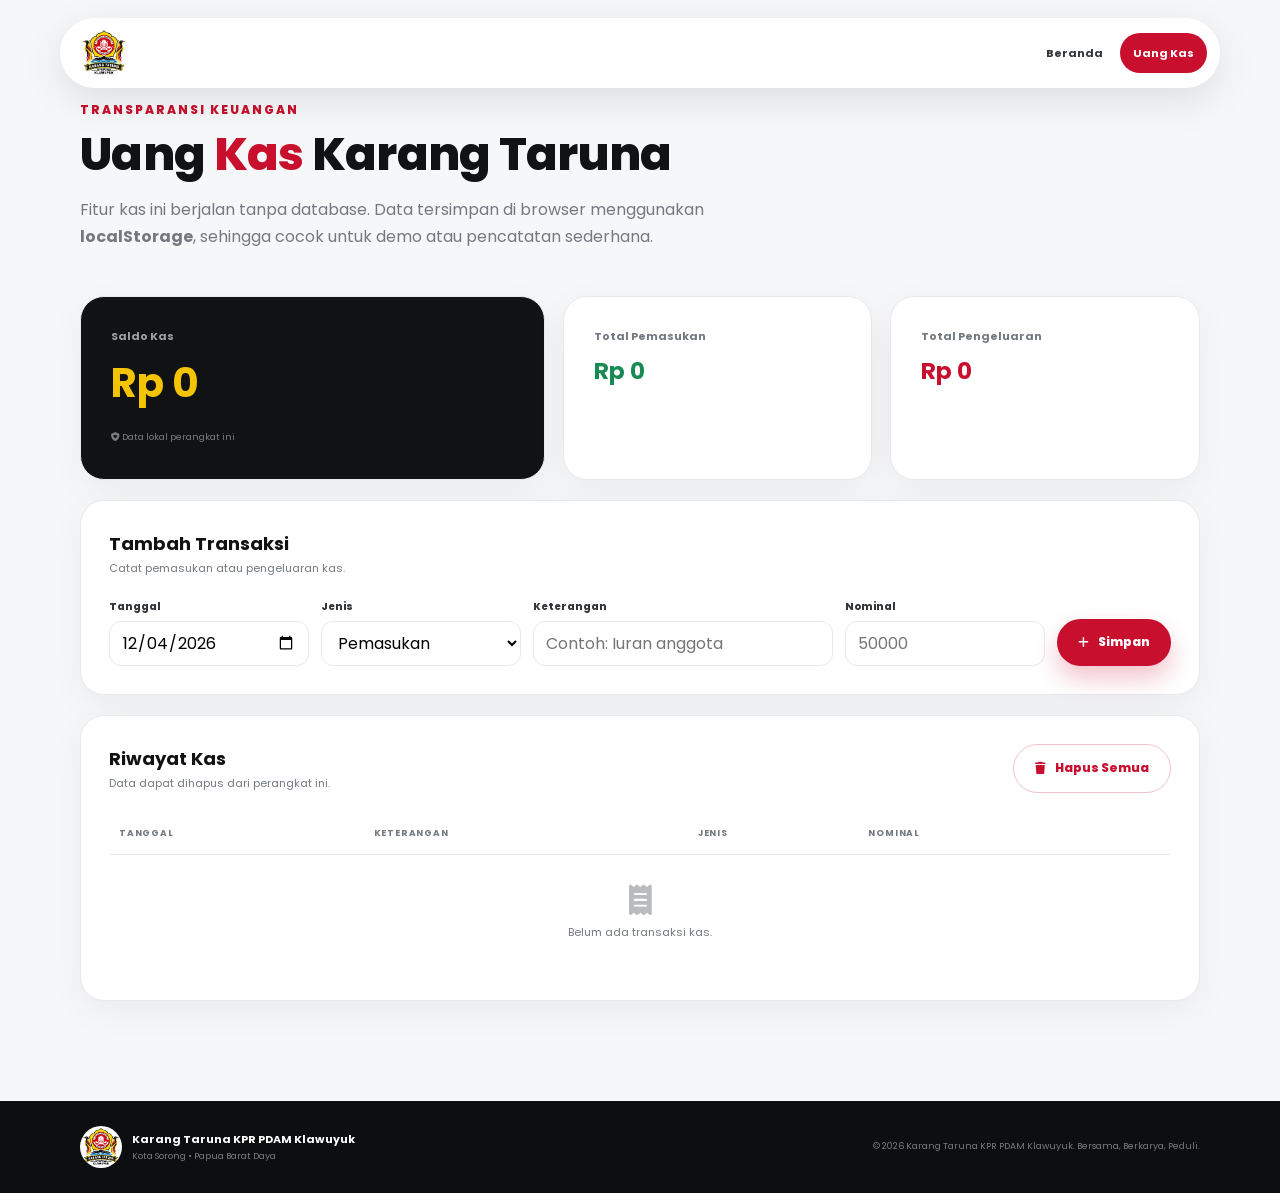
<file: uang kas.html>
<!DOCTYPE html>
<html lang="id">
<head>
  <meta charset="UTF-8">
  <meta name="viewport" content="width=device-width, initial-scale=1.0">
  <meta name="description" content="Website Karang Taruna KPR PDAM Klawuyuk Kota Sorong, Papua Barat Daya.">
  <title>Karang Taruna KPR PDAM Klawuyuk</title>

  <link rel="preconnect" href="https://fonts.googleapis.com">
  <link rel="preconnect" href="https://fonts.gstatic.com" crossorigin>
  <link href="https://fonts.googleapis.com/css2?family=Montserrat:wght@400;500;600;700;800&family=Poppins:wght@400;500;600;700;800&display=swap" rel="stylesheet">
  <link rel="stylesheet" href="https://cdnjs.cloudflare.com/ajax/libs/font-awesome/6.5.2/css/all.min.css">
  <link rel="stylesheet" href="css/style.css">
</head>

<body>
  <!-- HEADER / BUBBLE NAVBAR -->
  <header class="header" id="mainHeader">
    <div class="nav-wrap">
      <a href="#beranda" class="brand">
        <img src="images/logo.jpg" alt="Logo Karang Taruna KPR PDAM Klawuyuk">
        
      </a>

      <button class="menu-toggle" id="menuToggle" aria-label="Buka menu">
        <i class="fa-solid fa-bars"></i>
      </button>

      <nav class="bubble-nav" id="bubbleNav">
        <a class="nav-link" href="index.html">Beranda</a>
        <a class="nav-link active" href="#beranda">Uang Kas</a>
      </nav>
    </div>
  </header>

  <!-- KAS -->
    <section class="section section-soft" id="kas">
      <div class="container">
        <div class="section-heading">
          <p class="section-kicker">TRANSPARANSI KEUANGAN</p>
          <h2>Uang <span>Kas</span> Karang Taruna</h2>
          <p>
            Fitur kas ini berjalan tanpa database. Data tersimpan di browser menggunakan
            <strong>localStorage</strong>, sehingga cocok untuk demo atau pencatatan sederhana.
          </p>
        </div>

        <div class="cash-dashboard">
          <div class="cash-summary">
            <div class="cash-total">
              <span>Saldo Kas</span>
              <strong id="cashBalance">Rp 0</strong>
              <small><i class="fa-solid fa-shield-heart"></i> Data lokal perangkat ini</small>
            </div>
            <div class="cash-stat income"><span>Total Pemasukan</span><strong id="cashIncome">Rp 0</strong></div>
            <div class="cash-stat expense"><span>Total Pengeluaran</span><strong id="cashExpense">Rp 0</strong></div>
          </div>

          <div class="cash-panel">
            <div class="panel-head">
              <div><h3>Tambah Transaksi</h3><p>Catat pemasukan atau pengeluaran kas.</p></div>
            </div>
            <form id="cashForm" class="cash-form">
              <div class="field"><label>Tanggal</label><input type="date" id="cashDate" required></div>
              <div class="field"><label>Jenis</label><select id="cashType" required><option value="income">Pemasukan</option><option value="expense">Pengeluaran</option></select></div>
              <div class="field"><label>Keterangan</label><input type="text" id="cashNote" placeholder="Contoh: Iuran anggota" required></div>
              <div class="field"><label>Nominal</label><input type="number" id="cashAmount" min="1" placeholder="50000" required></div>
              <button class="btn btn-primary" type="submit"><i class="fa-solid fa-plus"></i> Simpan</button>
            </form>
          </div>

          <div class="cash-table-wrap">
            <div class="panel-head">
              <div><h3>Riwayat Kas</h3><p>Data dapat dihapus dari perangkat ini.</p></div>
              <button class="btn btn-danger-outline" id="clearCash" type="button"><i class="fa-solid fa-trash"></i> Hapus Semua</button>
            </div>
            <div class="table-scroll">
              <table>
                <thead><tr><th>Tanggal</th><th>Keterangan</th><th>Jenis</th><th>Nominal</th><th></th></tr></thead>
                <tbody id="cashTableBody"></tbody>
              </table>
            </div>
            <div class="empty-state" id="cashEmpty"><i class="fa-solid fa-receipt"></i><p>Belum ada transaksi kas.</p></div>
          </div>
        </div>
      </div>
    </section>




  <footer class="footer">
    <div class="container footer-inner">
      <div class="footer-brand">
        <img src="images/logo.jpg" alt="Logo">
        <div><strong>Karang Taruna KPR PDAM Klawuyuk</strong><span>Kota Sorong • Papua Barat Daya</span></div>
      </div>
      <p>© <span id="year"></span> Karang Taruna KPR PDAM Klawuyuk. Bersama, Berkarya, Peduli.</p>
    </div>
  </footer>

  <!-- LIGHTBOX -->
  <div class="lightbox" id="lightbox">
    <button class="lightbox-close" id="lightboxClose" aria-label="Tutup"><i class="fa-solid fa-xmark"></i></button>
    <div class="lightbox-content">
      <i class="fa-solid fa-camera"></i>
      <h3 id="lightboxTitle">Foto Kegiatan</h3>
      <p>Masukkan foto kegiatan asli pada folder images untuk mengganti placeholder ini.</p>
    </div>
  </div>

  <script src="js/main.js"></script>
</body>
</html>
</file>
<file: css/style.css>
/* =========================================================
   KARANG TARUNA KPR PDAM KLAWUYUK
   Main stylesheet - mudah diedit
========================================================= */

:root {
  --red: #c8102e;
  --red-dark: #8f0c21;
  --yellow: #f5c400;
  --black: #111214;
  --dark: #17191d;
  --text: #33363b;
  --muted: #747981;
  --white: #fff;
  --soft: #f6f7f9;
  --line: #e7e9ed;
  --shadow: 0 18px 50px rgba(15, 17, 20, .10);
  --radius: 24px;
}

* { box-sizing: border-box; margin: 0; padding: 0; }
html { scroll-behavior: smooth; scroll-padding-top: 110px; }
body { font-family: "Poppins", sans-serif; color: var(--text); background: #fff; line-height: 1.7; }
body.menu-open { overflow: hidden; }
a { color: inherit; text-decoration: none; }
button, input, select { font: inherit; }
button { cursor: pointer; }
img { max-width: 100%; display: block; }
.container { width: min(1120px, 90%); margin-inline: auto; }
.section { padding: 100px 0; }
.section-soft { background: var(--soft); }
.section-dark { background: var(--dark); color: #fff; }
.section-heading { max-width: 700px; margin-bottom: 45px; }
.section-heading.center { text-align: center; margin-inline: auto; }
.section-heading h2, .about-grid h2, .contact-box h2 {
  font-size: clamp(30px, 4vw, 46px);
  line-height: 1.15;
  color: var(--black);
  margin: 8px 0 15px;
  font-weight: 800;
  letter-spacing: -.7px;
}
.section-dark h2, .section-heading.light h2 { color: #fff; }
.section-heading h2 span, .about-grid h2 span, .contact-box h2 span { color: var(--red); }
.section-dark h2 span { color: var(--yellow); }
.section-kicker {
  color: var(--red);
  font-weight: 800;
  font-size: 12px;
  letter-spacing: 2px;
}
.section-heading p:last-child { color: var(--muted); }
.section-heading.light p:last-child { color: rgba(255,255,255,.68); }

/* HEADER */
.header {
  position: fixed;
  z-index: 1000;
  top: 0;
  left: 0;
  width: 100%;
  padding: 18px 0;
  transition: .3s ease;
}
.header.scrolled { padding: 10px 0; }
.nav-wrap {
  width: min(1160px, 92%);
  margin: auto;
  min-height: 68px;
  display: flex;
  align-items: center;
  justify-content: space-between;
  gap: 22px;
  padding: 9px 12px 9px 18px;
  border-radius: 50px;
  background: rgba(255,255,255,.92);
  backdrop-filter: blur(18px);
  box-shadow: 0 12px 40px rgba(0,0,0,.10);
  border: 1px solid rgba(255,255,255,.7);
}
.brand { display: flex; align-items: center; gap: 10px; min-width: 240px; }
.brand img { width: 50px; height: 50px; object-fit: contain; border-radius: 50%; }
.brand strong { display: block; font-size: 13px; line-height: 1.2; color: var(--black); }
.brand span { display: block; font-size: 9px; font-weight: 700; letter-spacing: 1.2px; color: var(--red); }
.bubble-nav { display: flex; align-items: center; justify-content: flex-end; gap: 4px; }
.nav-link {
  position: relative;
  padding: 11px 13px;
  border-radius: 30px;
  font-size: 11px;
  font-weight: 700;
  white-space: nowrap;
  transition: .25s ease;
}
.nav-link:hover, .nav-link.active { color: #fff; background: var(--red); }
.menu-toggle {
  display: none;
  width: 45px;
  height: 45px;
  border: 0;
  border-radius: 50%;
  background: var(--black);
  color: #fff;
}

/* HERO */
.hero {
  min-height: 100vh;
  display: flex;
  align-items: center;
  position: relative;
  overflow: hidden;

  background-image:
    linear-gradient(
      90deg,
      rgba(10, 12, 15, .82) 0%,
      rgba(10, 12, 15, .60) 45%,
      rgba(10, 12, 15, .25) 100%
    ),
    url("../images/hero.jpg");

  background-size: cover;
  background-position: center;
  background-repeat: no-repeat;
}
.hero::before {
  content: "";
  position: absolute;
  width: 650px;
  height: 650px;
  border: 80px solid rgba(245,196,0,.08);
  border-radius: 50%;
  right: -250px;
  bottom: -300px;
}
.hero-overlay { position: absolute; inset: 0; background: linear-gradient(90deg, rgba(10,11,13,.88), rgba(10,11,13,.48), rgba(10,11,13,.2)); }
.hero-content { position: relative; z-index: 2; padding-top: 70px; color: #fff; }
.hero-badge {
  display: inline-flex; align-items: center; gap: 8px; padding: 8px 14px;
  border-radius: 30px; background: rgba(255,255,255,.10); border: 1px solid rgba(255,255,255,.2);
  font-size: 11px; font-weight: 700; margin-bottom: 22px;
}
.eyebrow { color: var(--yellow); font-weight: 800; font-size: 12px; letter-spacing: 2.5px; margin-bottom: 13px; }
.hero h1 { font-size: clamp(45px, 7vw, 78px); line-height: 1.02; letter-spacing: -2px; max-width: 800px; font-weight: 800; }
.hero h1 span { color: var(--yellow); }
.hero-text { max-width: 650px; color: rgba(255,255,255,.78); margin: 24px 0 30px; font-size: 15px; }
.hero-buttons { display: flex; gap: 12px; flex-wrap: wrap; }
.btn { display: inline-flex; align-items: center; justify-content: center; gap: 9px; border: 0; border-radius: 50px; padding: 13px 21px; font-weight: 800; font-size: 12px; transition: .25s ease; }
.btn:hover { transform: translateY(-2px); }
.btn-primary { background: var(--red); color: #fff; box-shadow: 0 12px 25px rgba(200,16,46,.25); }
.btn-light { background: #fff; color: var(--black); }
.btn-danger-outline { background: transparent; color: var(--red); border: 1px solid rgba(200,16,46,.25); }
.hero-mini-stats { display: flex; gap: 35px; margin-top: 55px; }
.hero-mini-stats div { display: flex; flex-direction: column; }
.hero-mini-stats strong { color: var(--yellow); font-size: 21px; }
.hero-mini-stats span { font-size: 11px; color: rgba(255,255,255,.7); }

/* ABOUT */
.about-grid { display: grid; grid-template-columns: .9fr 1.1fr; gap: 80px; align-items: center; }
.image-frame { position: relative; min-height: 450px; display: grid; place-items: center; border-radius: 35px; overflow: hidden; background: linear-gradient(145deg, #fff, #f2f3f5); box-shadow: var(--shadow); border: 1px solid var(--line); }
.image-frame::before { content: ""; position: absolute; width: 280px; height: 280px; border-radius: 50%; background: rgba(245,196,0,.16); }
.image-frame img { width: 72%; max-height: 380px; object-fit: contain; position: relative; z-index: 2; }
.image-label { position: absolute; left: 22px; bottom: 20px; z-index: 3; background: var(--black); color: #fff; padding: 9px 15px; border-radius: 30px; font-size: 10px; font-weight: 800; letter-spacing: 1px; }
.about-grid > div:last-child > p:not(.section-kicker) { color: var(--muted); margin-bottom: 15px; }
.about-points { display: grid; gap: 10px; margin-top: 24px; }
.about-points div { display: flex; align-items: center; gap: 10px; font-size: 13px; font-weight: 600; }
.about-points i { color: var(--red); }

/* CARDS */
.vision-grid { display: grid; grid-template-columns: 1fr 1fr; gap: 25px; }
.vision-card { padding: 34px; border-radius: var(--radius); background: #fff; box-shadow: var(--shadow); border: 1px solid var(--line); }
.vision-main { background: var(--red); color: #fff; }
.vision-card h3 { font-size: 22px; margin: 16px 0 10px; }
.card-icon { width: 52px; height: 52px; border-radius: 16px; display: grid; place-items: center; background: rgba(245,196,0,.18); color: var(--yellow); font-size: 20px; }
.vision-card p { color: inherit; opacity: .82; font-size: 14px; }
.check-list { list-style: none; display: grid; gap: 10px; font-size: 13px; color: var(--muted); }
.check-list li::before { content: "\f058"; font-family: "Font Awesome 6 Free"; font-weight: 900; color: var(--red); margin-right: 10px; }

/* PROGRAM */
.program-grid { display: grid; grid-template-columns: repeat(3, 1fr); gap: 20px; }
.program-card { position: relative; padding: 30px; border: 1px solid var(--line); border-radius: var(--radius); transition: .25s; overflow: hidden; background: #fff; }
.program-card:hover { transform: translateY(-6px); box-shadow: var(--shadow); border-color: rgba(200,16,46,.18); }
.program-card i { font-size: 28px; color: var(--red); margin: 25px 0 15px; }
.program-card h3 { font-size: 17px; margin-bottom: 7px; color: var(--black); }
.program-card p { color: var(--muted); font-size: 12px; }
.program-number { position: absolute; right: 18px; top: 14px; color: #eceef1; font-size: 40px; font-weight: 800; }

/* ACTIVITIES */
.activity-grid { display: grid; grid-template-columns: repeat(3,1fr); gap: 20px; }
.activity-card { padding: 27px; border: 1px solid rgba(255,255,255,.1); border-radius: var(--radius); background: rgba(255,255,255,.05); display: flex; gap: 18px; }
.activity-icon { min-width: 52px; height: 52px; border-radius: 16px; display: grid; place-items: center; background: var(--yellow); color: var(--black); }
.activity-card span { font-size: 9px; color: var(--yellow); font-weight: 800; letter-spacing: 1.5px; }
.activity-card h3 { font-size: 16px; margin: 4px 0; }
.activity-card p { font-size: 11px; color: rgba(255,255,255,.58); }

/* TEAM */
.team-grid { display: grid; grid-template-columns: repeat(3,1fr); gap: 20px; }
.team-card { text-align: center; padding: 30px 20px; border-radius: var(--radius); border: 1px solid var(--line); background: #fff; transition: .25s; }
.team-card:hover { transform: translateY(-5px); box-shadow: var(--shadow); }
.avatar { width: 82px; height: 82px; border-radius: 50%; display: grid; place-items: center; margin: 0 auto 16px; background: linear-gradient(145deg, var(--red), var(--red-dark)); color: #fff; font-size: 28px; border: 5px solid #fff; box-shadow: 0 7px 25px rgba(200,16,46,.18); }
.team-card h3 { color: var(--black); font-size: 15px; }
.team-card span { color: var(--red); font-size: 11px; font-weight: 700; }

/* CASH */
.cash-dashboard { display: grid; gap: 20px; }
.cash-summary { display: grid; grid-template-columns: 1.5fr 1fr 1fr; gap: 18px; }
.cash-total, .cash-stat, .cash-panel, .cash-table-wrap { background: #fff; border: 1px solid var(--line); border-radius: var(--radius); box-shadow: 0 10px 35px rgba(0,0,0,.05); }
.cash-total { padding: 30px; background: var(--black); color: #fff; }
.cash-total span, .cash-stat span { display: block; font-size: 11px; font-weight: 700; color: var(--muted); }
.cash-total span { color: rgba(255,255,255,.6); }
.cash-total strong { display: block; font-size: clamp(26px,4vw,40px); color: var(--yellow); margin: 4px 0; }
.cash-total small { font-size: 9px; color: rgba(255,255,255,.45); }
.cash-stat { padding: 30px; }
.cash-stat strong { display: block; font-size: 23px; margin-top: 7px; }
.cash-stat.income strong { color: #188b54; }
.cash-stat.expense strong { color: var(--red); }
.cash-panel, .cash-table-wrap { padding: 28px; }
.panel-head { display: flex; justify-content: space-between; align-items: center; gap: 15px; margin-bottom: 20px; }
.panel-head h3 { color: var(--black); font-size: 18px; }
.panel-head p { color: var(--muted); font-size: 11px; }
.cash-form { display: grid; grid-template-columns: 1fr 1fr 1.5fr 1fr auto; gap: 12px; align-items: end; }
.field label { display: block; font-size: 10px; font-weight: 800; margin-bottom: 6px; }
.field input, .field select { width: 100%; height: 45px; border: 1px solid var(--line); border-radius: 12px; padding: 0 12px; outline: none; background: #fff; }
.field input:focus, .field select:focus { border-color: var(--red); }
.table-scroll { overflow-x: auto; }
table { width: 100%; border-collapse: collapse; min-width: 650px; }
th, td { padding: 13px 10px; border-bottom: 1px solid var(--line); text-align: left; font-size: 11px; }
th { font-size: 9px; color: var(--muted); text-transform: uppercase; letter-spacing: .8px; }
.type-badge { display: inline-flex; padding: 4px 9px; border-radius: 20px; font-size: 9px; font-weight: 800; }
.type-income { background: #eaf8f0; color: #188b54; }
.type-expense { background: #fff0f2; color: var(--red); }
.delete-row { border: 0; background: transparent; color: var(--red); font-size: 13px; }
.empty-state { text-align: center; padding: 30px; color: var(--muted); }
.empty-state i { font-size: 30px; margin-bottom: 8px; opacity: .5; }
.empty-state p { font-size: 11px; }

/* AGENDA */
.agenda-list { display: grid; gap: 13px; max-width: 900px; margin: auto; }
.agenda-item { display: grid; grid-template-columns: 70px 1fr auto; align-items: center; gap: 20px; padding: 18px; border: 1px solid var(--line); border-radius: 18px; }
.agenda-date { text-align: center; background: var(--red); color: #fff; border-radius: 14px; padding: 8px; }
.agenda-date strong { display: block; font-size: 22px; line-height: 1; }
.agenda-date span { font-size: 9px; font-weight: 800; }
.agenda-item .tag { color: var(--red); font-size: 9px; font-weight: 800; letter-spacing: 1px; }
.agenda-item h3 { color: var(--black); font-size: 15px; }
.agenda-item p { color: var(--muted); font-size: 11px; }
.agenda-item > i { color: var(--red); }

/* GALLERY */
.gallery-grid { display: grid; grid-template-columns: repeat(3,1fr); gap: 16px; }
.gallery-item { min-height: 220px; border: 0; border-radius: 22px; background: linear-gradient(135deg, #1c1e22, #c8102e); color: #fff; position: relative; overflow: hidden; transition: .25s; }
.gallery-item:nth-child(2), .gallery-item:nth-child(5) { background: linear-gradient(135deg, #282b31, #d6a900); }
.gallery-item:hover { transform: scale(.985); }
.gallery-item span { position: absolute; inset: 0; display: flex; flex-direction: column; align-items: center; justify-content: center; gap: 10px; background: linear-gradient(transparent, rgba(0,0,0,.45)); }
.gallery-item i { font-size: 25px; }
.gallery-item b { font-size: 12px; }

/* =====================================================
   GALLERY
===================================================== */

.gallery-grid {
  display: grid;
  grid-template-columns: repeat(3, 1fr);
  gap: 20px;
}

.gallery-item {
  position: relative;
  width: 100%;
  height: 250px;

  padding: 0;
  border: 0;
  border-radius: 22px;

  overflow: hidden;
  cursor: pointer;

  background: #111;
}

.gallery-item img {
  width: 100%;
  height: 100%;

  display: block;

  object-fit: cover;

  transition:
    transform .5s ease,
    filter .5s ease;
}

.gallery-item:hover img {
  transform: scale(1.08);
  filter: brightness(.75);
}


/* OVERLAY */

.gallery-overlay {
  position: absolute;
  left: 0;
  right: 0;
  bottom: 0;

  display: flex;
  align-items: center;
  gap: 10px;

  padding: 20px;

  color: #fff;

  background:
    linear-gradient(
      to top,
      rgba(0,0,0,.8),
      transparent
    );

  text-align: left;
}

.gallery-overlay i {
  width: 38px;
  height: 38px;

  display: flex;
  align-items: center;
  justify-content: center;

  border-radius: 50%;

  background: rgba(255,255,255,.18);

  backdrop-filter: blur(8px);
}

.gallery-overlay b {
  font-size: 14px;
}


/* =====================================================
   LIGHTBOX
===================================================== */

.gallery-lightbox {
  position: fixed;

  inset: 0;

  z-index: 9999;

  display: flex;
  align-items: center;
  justify-content: center;

  padding: 30px;

  background: rgba(0,0,0,.94);

  opacity: 0;
  visibility: hidden;

  transition:
    opacity .3s ease,
    visibility .3s ease;
}

.gallery-lightbox.active {
  opacity: 1;
  visibility: visible;
}


/* FOTO BESAR */

.gallery-lightbox-content {
  position: relative;

  max-width: 90vw;
  max-height: 90vh;

  display: flex;
  flex-direction: column;
  align-items: center;
  justify-content: center;
}

.gallery-lightbox-content img {
  display: block;

  max-width: 85vw;
  max-height: 78vh;

  width: auto;
  height: auto;

  object-fit: contain;

  border-radius: 12px;

  box-shadow:
    0 25px 80px rgba(0,0,0,.6);
}


/* JUDUL FOTO */

.gallery-lightbox-title {
  margin-top: 15px;

  color: #fff;

  font-size: 15px;
  font-weight: 600;

  text-align: center;
}


/* =====================================================
   CLOSE
===================================================== */

.gallery-close {
  position: absolute;

  top: 25px;
  right: 25px;

  width: 48px;
  height: 48px;

  display: flex;
  align-items: center;
  justify-content: center;

  border: 0;
  border-radius: 50%;

  color: #fff;
  background: rgba(255,255,255,.12);

  font-size: 20px;

  cursor: pointer;

  transition: .3s;
}

.gallery-close:hover {
  background: rgba(255,255,255,.25);

  transform: rotate(90deg);
}


/* =====================================================
   PREV / NEXT
===================================================== */

.gallery-prev,
.gallery-next {
  position: absolute;

  top: 50%;

  width: 52px;
  height: 52px;

  display: flex;
  align-items: center;
  justify-content: center;

  transform: translateY(-50%);

  border: 0;
  border-radius: 50%;

  color: #fff;
  background: rgba(255,255,255,.12);

  font-size: 20px;

  cursor: pointer;

  transition: .3s;
}

.gallery-prev:hover,
.gallery-next:hover {
  background: rgba(255,255,255,.25);
}

.gallery-prev {
  left: 25px;
}

.gallery-next {
  right: 25px;
}


/* =====================================================
   MOBILE
===================================================== */

@media (max-width: 900px) {

  .gallery-grid {
    grid-template-columns: repeat(2, 1fr);
  }

}


@media (max-width: 600px) {

  .gallery-grid {
    grid-template-columns: 1fr;
    gap: 15px;
  }

  .gallery-item {
    height: 230px;
    border-radius: 18px;
  }

  .gallery-lightbox {
    padding: 15px;
  }

  .gallery-lightbox-content img {
    max-width: 92vw;
    max-height: 75vh;
    border-radius: 8px;
  }

  .gallery-close {
    top: 15px;
    right: 15px;

    width: 42px;
    height: 42px;
  }

  .gallery-prev,
  .gallery-next {
    width: 42px;
    height: 42px;

    font-size: 16px;
  }

  .gallery-prev {
    left: 12px;
  }

  .gallery-next {
    right: 12px;
  }

}

/* CONTACT */
.contact-box { border-radius: 30px; padding: 55px; background: linear-gradient(120deg, #fff7d2, #fff 55%, #ffe9ed); display: flex; align-items: center; justify-content: space-between; gap: 30px; }
.contact-box h2 { margin-bottom: 8px; }
.contact-box p:last-child { color: var(--muted); font-size: 13px; }
.contact-grid { display: grid; grid-template-columns: repeat(3,1fr); gap: 18px; }
.contact-card { display: flex; gap: 15px; align-items: flex-start; padding: 25px; border-radius: 20px; background: rgba(255,255,255,.06); border: 1px solid rgba(255,255,255,.1); }
.contact-card > i { color: var(--yellow); font-size: 21px; margin-top: 3px; }
.contact-card span { font-size: 9px; color: rgba(255,255,255,.45); letter-spacing: 1.5px; font-weight: 800; }
.contact-card h3 { font-size: 14px; }
.contact-card p { font-size: 11px; color: rgba(255,255,255,.55); }

/* FOOTER */
.footer { background: #0d0e10; color: #fff; padding: 25px 0; }
.footer-inner { display: flex; align-items: center; justify-content: space-between; gap: 20px; }
.footer-brand { display: flex; align-items: center; gap: 10px; }
.footer-brand img { width: 42px; height: 42px; object-fit: contain; border-radius: 50%; }
.footer-brand strong, .footer-brand span { display: block; }
.footer-brand strong { font-size: 11px; }
.footer-brand span, .footer-inner > p { color: rgba(255,255,255,.45); font-size: 9px; }

/* LIGHTBOX */
.lightbox { position: fixed; inset: 0; z-index: 2000; background: rgba(7,8,9,.88); display: none; place-items: center; padding: 25px; }
.lightbox.show { display: grid; }
.lightbox-close { position: absolute; right: 25px; top: 20px; width: 45px; height: 45px; border: 0; border-radius: 50%; background: #fff; color: var(--black); }
.lightbox-content { width: min(550px, 92%); min-height: 300px; border-radius: 25px; background: linear-gradient(135deg,#202227,#c8102e); display: grid; place-content: center; text-align: center; color: #fff; padding: 30px; }
.lightbox-content > i { font-size: 40px; color: var(--yellow); margin-bottom: 15px; }
.lightbox-content h3 { font-size: 25px; }
.lightbox-content p { font-size: 11px; color: rgba(255,255,255,.65); margin-top: 8px; }

/* RESPONSIVE */
@media (max-width: 1050px) {
  .bubble-nav { gap: 0; }
  .nav-link { padding-inline: 9px; font-size: 10px; }
}
@media (max-width: 900px) {
  .menu-toggle { display: grid; place-items: center; }
  .bubble-nav {
    position: fixed; top: 88px; right: 4%; width: min(320px, 92%);
    display: flex; flex-direction: column; align-items: stretch; gap: 6px;
    padding: 14px; border-radius: 28px; background: rgba(255,255,255,.97);
    box-shadow: 0 20px 60px rgba(0,0,0,.2); transform: translateY(-15px) scale(.96);
    opacity: 0; pointer-events: none; transition: .25s;
  }
  .bubble-nav.open { transform: translateY(0) scale(1); opacity: 1; pointer-events: auto; }
  .nav-link { text-align: center; padding: 12px; }
  .about-grid, .vision-grid { grid-template-columns: 1fr; }
  .about-grid { gap: 40px; }
  .program-grid, .team-grid, .gallery-grid { grid-template-columns: repeat(2,1fr); }
  .activity-grid, .contact-grid { grid-template-columns: 1fr; }
  .cash-summary { grid-template-columns: 1fr 1fr; }
  .cash-total { grid-column: 1 / -1; }
  .cash-form { grid-template-columns: 1fr 1fr; }
  .cash-form .btn { grid-column: 1 / -1; }
}
@media (max-width: 600px) {
  .section { padding: 75px 0; }
  .header { padding: 10px 0; }
  .nav-wrap { min-height: 60px; }
  .brand { min-width: 0; }
  .brand img { width: 42px; height: 42px; }
  .brand strong { font-size: 10px; }
  .brand span { font-size: 7px; }
  .hero-content { padding-top: 90px; }
  .hero h1 { font-size: 45px; }
  .hero-text { font-size: 13px; }
  .hero-mini-stats { gap: 20px; margin-top: 40px; }
  .image-frame { min-height: 330px; }
  .program-grid, .team-grid, .gallery-grid { grid-template-columns: 1fr; }
  .cash-summary { grid-template-columns: 1fr; }
  .cash-total { grid-column: auto; }
  .cash-form { grid-template-columns: 1fr; }
  .cash-form .btn { grid-column: auto; }
  .panel-head { align-items: flex-start; flex-direction: column; }
  .agenda-item { grid-template-columns: 58px 1fr; }
  .agenda-item > i { display: none; }
  .contact-box { padding: 35px 25px; flex-direction: column; align-items: flex-start; }
  .footer-inner { flex-direction: column; align-items: flex-start; }
}

/* =========================================================
   SECTION UANG KAS - MOBILE STYLE
   Tampilan seperti card pada screenshot
========================================================= */

@media (max-width: 600px) {

    /* =========================
       SECTION KAS
    ========================= */

    #kas {
        width: 100%;
        padding: 75px 0 60px;
        overflow: hidden;
    }

    #kas .container {
        width: 90%;
        max-width: 100%;
        margin: 0 auto;
        padding: 0;
    }

    #kas .section-heading {
        width: 100%;
        margin-bottom: 28px;
    }

    #kas .section-heading h2 {
        font-size: 31px;
        line-height: 1.15;
        letter-spacing: -.7px;
    }

    #kas .section-heading p {
        font-size: 12px;
        line-height: 1.7;
    }


    /* =========================
       DASHBOARD KAS
    ========================= */

    .cash-dashboard {
        display: flex;
        flex-direction: column;
        width: 100%;
        max-width: 100%;
        gap: 18px;
        min-width: 0;
    }


    /* =========================
       RINGKASAN SALDO
    ========================= */

    .cash-summary {
        display: flex;
        flex-direction: column;
        width: 100%;
        gap: 12px;
        min-width: 0;
    }

    .cash-total,
    .cash-stat {
        width: 100%;
        max-width: 100%;
        min-width: 0;
        box-sizing: border-box;
        border-radius: 22px;
        padding: 24px 22px;
    }

    .cash-total {
        min-height: 145px;
        display: flex;
        flex-direction: column;
        justify-content: center;
    }

    .cash-total span {
        font-size: 11px;
        margin-bottom: 3px;
    }

    .cash-total strong {
        font-size: 30px;
        line-height: 1.15;
        word-break: break-word;
        overflow-wrap: anywhere;
    }

    .cash-total small {
        font-size: 9px;
        margin-top: 5px;
    }

    .cash-stat {
        min-height: 100px;
    }

    .cash-stat span {
        font-size: 10px;
    }

    .cash-stat strong {
        font-size: 21px;
        line-height: 1.3;
        margin-top: 5px;
        word-break: break-word;
    }


    /* =========================
       CARD TAMBAH TRANSAKSI
    ========================= */

    .cash-panel {
        width: 100%;
        max-width: 100%;
        min-width: 0;
        box-sizing: border-box;
        padding: 30px 22px;
        border-radius: 26px;
        overflow: hidden;
    }

    .cash-panel .panel-head {
        display: block;
        width: 100%;
        margin-bottom: 27px;
    }

    .cash-panel .panel-head h3 {
        font-size: 26px;
        line-height: 1.2;
        color: #111214;
        margin-bottom: 7px;
    }

    .cash-panel .panel-head p {
        font-size: 13px;
        line-height: 1.6;
        color: #8a8d93;
    }


    /* =========================
       FORM
    ========================= */

    .cash-form {
        display: flex;
        flex-direction: column;
        width: 100%;
        max-width: 100%;
        min-width: 0;
        gap: 0;
    }

    .cash-form .field {
        width: 100%;
        max-width: 100%;
        min-width: 0;
        margin-bottom: 20px;
    }

    .cash-form .field label {
        display: block;
        width: 100%;
        font-size: 13px;
        line-height: 1.3;
        font-weight: 800;
        color: #292b30;
        margin-bottom: 8px;
    }

    .cash-form .field input,
    .cash-form .field select {
        display: block;
        width: 100%;
        max-width: 100%;
        min-width: 0;
        height: 58px;
        box-sizing: border-box;
        padding: 0 20px;
        border: 1px solid #e2e4e8;
        border-radius: 16px;
        background: #fff;
        color: #222;
        font-size: 16px;
        outline: none;
        appearance: auto;
    }

    .cash-form .field input::placeholder {
        color: #96999e;
        opacity: 1;
    }

    .cash-form .field input:focus,
    .cash-form .field select:focus {
        border-color: #c8102e;
        box-shadow: 0 0 0 3px rgba(200, 16, 46, .08);
    }


    /* =========================
       TANGGAL
    ========================= */

    .cash-form input[type="date"] {
        color: #222;
        min-width: 0;
    }


    /* =========================
       NOMINAL
    ========================= */

    .cash-form input[type="number"] {
        min-width: 0;
    }


    /* =========================
       TOMBOL SIMPAN
    ========================= */

    .cash-form .btn {
        display: flex;
        align-items: center;
        justify-content: center;
        width: 100%;
        max-width: 100%;
        min-width: 0;
        height: 58px;
        min-height: 58px;
        box-sizing: border-box;
        padding: 0 20px;
        margin: 4px 0 0;
        border-radius: 30px;
        font-size: 14px;
        font-weight: 800;
        white-space: nowrap;
        overflow: hidden;
    }

    .cash-form .btn i {
        flex-shrink: 0;
    }


    /* =========================
       CARD RIWAYAT KAS
    ========================= */

    .cash-table-wrap {
        width: 100%;
        max-width: 100%;
        min-width: 0;
        box-sizing: border-box;
        padding: 30px 22px;
        border-radius: 26px;
        overflow: hidden;
    }

    .cash-table-wrap .panel-head {
        display: block;
        width: 100%;
        margin-bottom: 22px;
    }

    .cash-table-wrap .panel-head h3 {
        font-size: 26px;
        line-height: 1.2;
        margin-bottom: 7px;
    }

    .cash-table-wrap .panel-head p {
        font-size: 12px;
        line-height: 1.6;
    }


    /* =========================
       TOMBOL HAPUS SEMUA
    ========================= */

    .cash-table-wrap .btn-danger-outline {
        display: flex;
        align-items: center;
        justify-content: center;
        width: 100%;
        max-width: 100%;
        min-width: 0;
        height: 46px;
        margin-top: 15px;
        box-sizing: border-box;
        border-radius: 25px;
        font-size: 11px;
    }


    /* =========================
       TABEL MOBILE
    ========================= */

    .table-scroll {
        width: 100%;
        max-width: 100%;
        min-width: 0;
        overflow-x: auto;
        overflow-y: hidden;
        -webkit-overflow-scrolling: touch;
        border-radius: 12px;
    }

    .table-scroll table {
        width: 620px;
        min-width: 620px;
    }

    .table-scroll th,
    .table-scroll td {
        padding: 12px 10px;
        white-space: nowrap;
        font-size: 10px;
    }

    .table-scroll th {
        font-size: 8px;
    }


    /* =========================
       EMPTY STATE
    ========================= */

    .cash-table-wrap .empty-state {
        width: 100%;
        box-sizing: border-box;
        padding: 30px 10px;
    }

    .cash-table-wrap .empty-state i {
        font-size: 28px;
        margin-bottom: 10px;
    }

    .cash-table-wrap .empty-state p {
        font-size: 11px;
    }
}


/* =========================================================
   SECTION FASILITAS UMUM
========================================================= */

.facility-grid {
    display: grid;
    grid-template-columns: repeat(3, 1fr);
    gap: 20px;
}

.facility-card {
    position: relative;
    overflow: hidden;
    padding: 30px;
    min-height: 255px;
    border-radius: 24px;
    background: #ffffff;
    border: 1px solid var(--line);
    box-shadow: 0 8px 30px rgba(0, 0, 0, .05);
    transition: .3s ease;
}

.facility-card:hover {
    transform: translateY(-7px);
    box-shadow: 0 18px 45px rgba(0, 0, 0, .10);
    border-color: rgba(200, 16, 46, .15);
}

.facility-icon {
    width: 58px;
    height: 58px;
    display: grid;
    place-items: center;

    border-radius: 17px;

    background: rgba(200, 16, 46, .08);
    color: var(--red);

    font-size: 24px;

    margin-bottom: 25px;
}

.facility-number {
    position: absolute;

    top: 12px;
    right: 20px;

    color: #f0f1f3;

    font-size: 45px;
    font-weight: 800;

    line-height: 1;
}

.facility-content {
    position: relative;
    z-index: 2;
}

.facility-category {
    display: inline-block;

    margin-bottom: 6px;

    color: var(--red);

    font-size: 9px;
    font-weight: 800;

    letter-spacing: 1.5px;
}

.facility-content h3 {
    margin-bottom: 8px;

    color: var(--black);

    font-size: 19px;
    font-weight: 800;
}

.facility-content p {
    color: var(--muted);

    font-size: 12px;
    line-height: 1.7;
}


/* =========================
   RINGKASAN FASILITAS
========================= */

.facility-summary {
    display: grid;

    grid-template-columns: repeat(4, 1fr);

    margin-top: 25px;

    border-radius: 22px;

    background: var(--black);

    overflow: hidden;
}

.facility-summary div {
    padding: 25px 20px;

    text-align: center;

    border-right: 1px solid rgba(255, 255, 255, .08);
}

.facility-summary div:last-child {
    border-right: 0;
}

.facility-summary strong {
    display: block;

    color: var(--yellow);

    font-size: 30px;
    line-height: 1;
}

.facility-summary span {
    display: block;

    margin-top: 7px;

    color: rgba(255, 255, 255, .65);

    font-size: 10px;
    font-weight: 600;
}

/* =========================================================
   FASILITAS SUMMARY - 5 ITEM
========================================================= */

.facility-summary {
    grid-template-columns: repeat(5, 1fr);
}

@media (max-width: 900px) {

    .facility-summary {
        grid-template-columns: repeat(3, 1fr);
    }

}

@media (max-width: 600px) {

    .facility-summary {
        grid-template-columns: 1fr 1fr;
    }

    .facility-summary div:nth-child(2) {
        border-right: 0;
    }

    .facility-summary div:nth-child(3) {
        border-right: 1px solid rgba(255, 255, 255, .08);
    }

    .facility-summary div:nth-child(4) {
        border-right: 0;
    }

    .facility-summary div:nth-child(5) {
        grid-column: span 2;
        border-right: 0;
        border-bottom: 0;
    }

}


/* =========================================================
   MOBILE
========================================================= */

@media (max-width: 900px) {

    .facility-grid {
        grid-template-columns: repeat(2, 1fr);
    }

}


@media (max-width: 600px) {

    #fasilitas {
        padding: 70px 0;
        overflow: hidden;
    }

    #fasilitas .container {
        width: 90%;
    }

    #fasilitas .section-heading {
        margin-bottom: 30px;
    }

    #fasilitas .section-heading h2 {
        font-size: 31px;
    }

    #fasilitas .section-heading p:last-child {
        font-size: 12px;
    }


    /* Card fasilitas */

    .facility-grid {
        display: grid;

        grid-template-columns: 1fr;

        gap: 15px;

        width: 100%;
    }

    .facility-card {
        width: 100%;
        min-height: auto;

        padding: 25px 22px;

        border-radius: 22px;
    }

    .facility-icon {
        width: 52px;
        height: 52px;

        margin-bottom: 20px;

        font-size: 21px;
    }

    .facility-number {
        top: 15px;
        right: 18px;

        font-size: 40px;
    }

    .facility-content h3 {
        font-size: 18px;
    }

    .facility-content p {
        font-size: 11px;
    }


    /* Ringkasan */

    .facility-summary {
        display: grid;

        grid-template-columns: 1fr 1fr;

        margin-top: 18px;

        border-radius: 20px;
    }

    .facility-summary div {
        padding: 20px 10px;

        border-right: 1px solid rgba(255, 255, 255, .08);
        border-bottom: 1px solid rgba(255, 255, 255, .08);
    }

    .facility-summary div:nth-child(2) {
        border-right: 0;
    }

    .facility-summary div:nth-child(3),
    .facility-summary div:nth-child(4) {
        border-bottom: 0;
    }

    .facility-summary div:nth-child(3) {
        border-right: 1px solid rgba(255, 255, 255, .08);
    }

    .facility-summary strong {
        font-size: 27px;
    }

    .facility-summary span {
        font-size: 9px;
    }

}



/* =========================================================
   SECTION ANGGOTA KARANG TARUNA
========================================================= */

.member-stats {
    display: grid;
    grid-template-columns: repeat(3, 1fr);
    gap: 18px;
    margin-bottom: 30px;
}

.member-stat {
    display: flex;
    align-items: center;
    gap: 16px;

    padding: 22px;

    background: #ffffff;
    border: 1px solid var(--line);
    border-radius: 20px;

    box-shadow: 0 8px 25px rgba(0, 0, 0, .04);
}

.member-stat-icon {
    width: 52px;
    height: 52px;

    flex-shrink: 0;

    display: grid;
    place-items: center;

    border-radius: 15px;

    background: rgba(200, 16, 46, .08);
    color: var(--red);

    font-size: 21px;
}

.member-stat strong {
    display: block;

    color: var(--black);

    font-size: 25px;
    line-height: 1.1;
}

.member-stat span {
    display: block;

    margin-top: 4px;

    color: var(--muted);

    font-size: 10px;
}


/* =========================
   MEMBER GRID
========================= */

.member-grid {
    display: grid;

    grid-template-columns: repeat(3, 1fr);

    gap: 18px;
}


.member-card {
    display: flex;
    align-items: center;

    gap: 16px;

    padding: 18px;

    background: #ffffff;

    border: 1px solid var(--line);

    border-radius: 20px;

    box-shadow: 0 8px 25px rgba(0, 0, 0, .04);

    transition: .3s ease;
}

.member-card:hover {
    transform: translateY(-5px);

    border-color: rgba(200, 16, 46, .15);

    box-shadow: 0 15px 35px rgba(0, 0, 0, .08);
}


/* =========================
   FOTO ANGGOTA
========================= */

.member-photo {
    width: 70px;
    height: 70px;

    flex-shrink: 0;

    display: grid;
    place-items: center;

    border-radius: 18px;

    background:
        linear-gradient(
            135deg,
            #f5f5f5,
            #e9eaed
        );

    color: #999;

    font-size: 27px;

    overflow: hidden;
}

.member-photo img {
    width: 100%;
    height: 100%;

    object-fit: cover;
}


/* =========================
   INFO ANGGOTA
========================= */

.member-info {
    min-width: 0;
}

.member-info > span {
    display: block;

    margin-bottom: 5px;

    color: var(--red);

    font-size: 8px;
    font-weight: 800;

    letter-spacing: 1.2px;
}

.member-info h3 {
    margin: 0;

    color: var(--black);

    font-size: 14px;
    font-weight: 800;

    line-height: 1.3;
}

.member-info p {
    margin-top: 4px;

    color: var(--muted);

    font-size: 10px;
}


/* =========================
   CATATAN
========================= */

.member-note {
    display: flex;
    align-items: center;

    gap: 12px;

    margin-top: 25px;

    padding: 16px 20px;

    border-radius: 16px;

    background: rgba(200, 16, 46, .05);

    border: 1px solid rgba(200, 16, 46, .08);
}

.member-note i {
    flex-shrink: 0;

    color: var(--red);

    font-size: 16px;
}

.member-note p {
    color: var(--muted);

    font-size: 10px;
    line-height: 1.6;
}


/* =========================================================
   TABLET
========================================================= */

@media (max-width: 900px) {

    .member-stats {
        grid-template-columns: 1fr 1fr;
    }

    .member-stats .member-stat:last-child {
        grid-column: span 2;
    }

    .member-grid {
        grid-template-columns: repeat(2, 1fr);
    }

}


/* =========================================================
   MOBILE
========================================================= */

@media (max-width: 600px) {

    #anggota {
        padding: 70px 0;
        overflow: hidden;
    }

    #anggota .container {
        width: 90%;
    }

    #anggota .section-heading {
        margin-bottom: 28px;
    }

    #anggota .section-heading h2 {
        font-size: 31px;
        line-height: 1.15;
    }

    #anggota .section-heading p:last-child {
        font-size: 12px;
        line-height: 1.7;
    }


    /* Statistik */

    .member-stats {
        display: flex;
        flex-direction: column;

        width: 100%;

        gap: 12px;

        margin-bottom: 20px;
    }

    .member-stats .member-stat:last-child {
        grid-column: auto;
    }

    .member-stat {
        width: 100%;
        box-sizing: border-box;

        padding: 18px;

        border-radius: 18px;
    }

    .member-stat-icon {
        width: 48px;
        height: 48px;

        border-radius: 14px;
    }

    .member-stat strong {
        font-size: 22px;
    }


    /* Daftar anggota */

    .member-grid {
        display: grid;

        grid-template-columns: 1fr;

        gap: 12px;

        width: 100%;
    }

    .member-card {
        width: 100%;
        box-sizing: border-box;

        padding: 15px;

        border-radius: 18px;
    }

    .member-photo {
        width: 62px;
        height: 62px;

        border-radius: 16px;

        font-size: 23px;
    }

    .member-info h3 {
        font-size: 14px;
    }

    .member-info p {
        font-size: 10px;
    }


    /* Catatan */

    .member-note {
        align-items: flex-start;

        padding: 15px;

        margin-top: 18px;

        border-radius: 15px;
    }

    .member-note p {
        font-size: 9px;
    }

}

/* =========================================================
   MEMBER DEPARTMENT
========================================================= */

.member-department {
    margin-bottom: 28px;
    padding: 25px;

    background: #ffffff;

    border: 1px solid var(--line);
    border-radius: 25px;

    box-shadow: 0 8px 30px rgba(0, 0, 0, .04);
}

.member-avatar {
    width: 75px;
    height: 75px;
    border-radius: 50%;
    overflow: hidden;
    flex-shrink: 0;
    background: #eee;
    border: 3px solid rgba(151, 16, 37, .15);
}

.member-avatar img {
    width: 100%;
    height: 100%;
    display: block;
    object-fit: cover;
    object-position: center;
}

/* =====================================================
   ANGGOTA KARANG TARUNA
===================================================== */

.member-department {
    margin-top: 55px;
}

.member-department:first-of-type {
    margin-top: 35px;
}


/* HEADER BIDANG */

.department-heading {
    display: flex;
    align-items: center;
    gap: 18px;

    margin-bottom: 25px;
    padding-bottom: 20px;

    border-bottom: 1px solid var(--line);
}

.department-icon {
    width: 55px;
    height: 55px;

    display: flex;
    align-items: center;
    justify-content: center;

    flex-shrink: 0;

    border-radius: 16px;

    color: #fff;
    background: var(--red);

    font-size: 20px;
}

.department-heading span {
    display: block;

    margin-bottom: 5px;

    color: var(--red);

    font-size: 11px;
    font-weight: 800;

    letter-spacing: 1.5px;
}

.department-heading h3 {
    margin: 0 0 5px;

    color: var(--black);

    font-size: 22px;
}

.department-heading p {
    margin: 0;

    color: var(--muted);

    font-size: 13px;
    line-height: 1.6;
}


/* GRID ANGGOTA */

.member-grid {
    display: grid;

    grid-template-columns:
        repeat(4, minmax(0, 1fr));

    gap: 18px;
}


/* CARD */

.member-card {
    position: relative;

    display: flex;
    align-items: center;

    gap: 14px;

    min-width: 0;

    padding: 16px;

    border: 1px solid var(--line);
    border-radius: 20px;

    background: #fff;

    box-shadow:
        0 10px 30px rgba(0, 0, 0, .05);

    transition:
        transform .3s ease,
        box-shadow .3s ease,
        border-color .3s ease;
}

.member-card:hover {
    transform: translateY(-5px);

    border-color: rgba(151, 16, 37, .25);

    box-shadow:
        0 18px 40px rgba(0, 0, 0, .09);
}


/* FOTO */

.member-photo {
    width: 72px;
    height: 72px;

    flex-shrink: 0;

    overflow: hidden;

    border-radius: 50%;

    background: #eee;

    border: 3px solid rgba(151, 16, 37, .12);
}

.member-photo img {
    width: 100%;
    height: 100%;

    display: block;

    object-fit: cover;

    object-position: center;

    transition: transform .4s ease;
}

.member-card:hover .member-photo img {
    transform: scale(1.08);
}


/* INFORMASI */

.member-info {
    min-width: 0;
}

.member-info span {
    display: inline-block;

    margin-bottom: 5px;

    color: var(--red);

    font-size: 10px;
    font-weight: 800;

    text-transform: uppercase;

    letter-spacing: .8px;
}

.member-info h4 {
    margin: 0 0 4px;

    color: var(--black);

    font-size: 14px;

    line-height: 1.35;
}

.member-info p {
    margin: 0;

    color: var(--muted);

    font-size: 11px;

    line-height: 1.4;
}


/* =====================================================
   TABLET
===================================================== */

@media (max-width: 1100px) {

    .member-grid {
        grid-template-columns:
            repeat(2, minmax(0, 1fr));
    }

}


/* =====================================================
   MOBILE
===================================================== */

@media (max-width: 600px) {

    .member-department {
        margin-top: 42px;
    }

    .department-heading {
        align-items: flex-start;

        gap: 13px;

        margin-bottom: 20px;
    }

    .department-icon {
        width: 48px;
        height: 48px;

        border-radius: 14px;

        font-size: 17px;
    }

    .department-heading h3 {
        font-size: 18px;
    }

    .department-heading p {
        font-size: 12px;
    }

    .member-grid {
        grid-template-columns: 1fr;

        gap: 12px;
    }

    .member-card {
        padding: 13px;

        border-radius: 17px;
    }

    .member-photo {
        width: 65px;
        height: 65px;
    }

    .member-info h4 {
        font-size: 14px;
    }

}


/* HEADER BIDANG */

.department-header {
    display: flex;
    align-items: center;

    gap: 16px;

    margin-bottom: 22px;
}

.department-icon {
    width: 58px;
    height: 58px;

    flex-shrink: 0;

    display: grid;
    place-items: center;

    border-radius: 17px;

    background: rgba(200, 16, 46, .08);

    color: var(--red);

    font-size: 22px;
}

.department-header span {
    display: block;

    margin-bottom: 3px;

    color: var(--red);

    font-size: 8px;
    font-weight: 800;

    letter-spacing: 1.4px;
}

.department-header h3 {
    margin: 0;

    color: var(--black);

    font-size: 20px;
    font-weight: 800;
}

.department-header p {
    margin-top: 4px;

    color: var(--muted);

    font-size: 10px;
}


/* ANGGOTA DALAM BIDANG */

.department-members {
    display: grid;

    grid-template-columns: repeat(3, 1fr);

    gap: 12px;
}

.member-department .member-card {
    box-shadow: none;

    background: #fafafa;

    border: 1px solid #eeeeee;

    padding: 14px;
}

.member-department .member-card:hover {
    background: #ffffff;

    transform: translateY(-3px);
}


/* =========================================================
   TABLET
========================================================= */

@media (max-width: 900px) {

    .department-members {
        grid-template-columns: repeat(2, 1fr);
    }

}


/* =========================================================
   MOBILE
========================================================= */

@media (max-width: 600px) {

    #anggota {
        overflow: hidden;
    }

    .member-department {
        width: 100%;

        box-sizing: border-box;

        margin-bottom: 18px;

        padding: 18px;

        border-radius: 21px;
    }

    .department-header {
        align-items: flex-start;

        gap: 12px;

        margin-bottom: 18px;
    }

    .department-icon {
        width: 48px;
        height: 48px;

        border-radius: 14px;

        font-size: 19px;
    }

    .department-header h3 {
        font-size: 16px;

        line-height: 1.3;
    }

    .department-header p {
        font-size: 9px;

        line-height: 1.5;
    }

    .department-members {
        display: grid;

        grid-template-columns: 1fr;

        gap: 9px;
    }

    .member-department .member-card {
        padding: 12px;

        border-radius: 15px;
    }

    .member-department .member-photo {
        width: 52px;
        height: 52px;

        border-radius: 14px;

        font-size: 20px;
    }

    .member-department .member-info h3 {
        font-size: 13px;
    }

    .member-department .member-info p {
        font-size: 9px;
    }

}


/* =========================================================
   SK PENGANGKATAN
========================================================= */

.sk-document-card {
    display: grid;

    grid-template-columns: 85px 1fr auto;

    align-items: center;

    gap: 25px;

    padding: 30px;

    background: #ffffff;

    border: 1px solid var(--line);

    border-radius: 25px;

    box-shadow: 0 10px 35px rgba(0, 0, 0, .05);

    transition: .3s ease;
}

.sk-document-card:hover {
    transform: translateY(-4px);

    box-shadow: 0 18px 45px rgba(0, 0, 0, .09);

    border-color: rgba(200, 16, 46, .15);
}


/* ICON PDF */

.sk-document-icon {
    width: 75px;
    height: 75px;

    display: grid;
    place-items: center;

    border-radius: 20px;

    background: rgba(200, 16, 46, .08);

    color: var(--red);

    font-size: 34px;
}


/* INFORMASI */

.sk-document-info {
    min-width: 0;
}

.sk-document-label {
    display: inline-block;

    margin-bottom: 6px;

    color: var(--red);

    font-size: 8px;
    font-weight: 800;

    letter-spacing: 1.5px;
}

.sk-document-info h3 {
    margin: 0;

    color: var(--black);

    font-size: 20px;
    line-height: 1.35;
}

.sk-document-info p {
    max-width: 650px;

    margin-top: 7px;

    color: var(--muted);

    font-size: 11px;
    line-height: 1.7;
}


/* META */

.sk-document-meta {
    display: flex;

    flex-wrap: wrap;

    gap: 15px;

    margin-top: 12px;
}

.sk-document-meta span {
    display: flex;
    align-items: center;

    gap: 6px;

    color: #777;

    font-size: 9px;
}

.sk-document-meta i {
    color: var(--red);
}


/* BUTTON */

.sk-document-actions {
    display: flex;

    flex-direction: column;

    gap: 9px;

    min-width: 150px;
}

.btn-sk-view,
.btn-sk-download {
    width: 100%;

    min-height: 44px;

    display: flex;
    align-items: center;
    justify-content: center;

    gap: 8px;

    padding: 0 17px;

    border-radius: 30px;

    font-family: inherit;

    font-size: 10px;
    font-weight: 800;

    cursor: pointer;

    text-decoration: none;

    box-sizing: border-box;

    transition: .25s ease;
}

.btn-sk-view {
    border: 0;

    background: var(--red);

    color: #ffffff;
}

.btn-sk-view:hover {
    transform: translateY(-2px);

    box-shadow: 0 8px 20px rgba(200, 16, 46, .2);
}

.btn-sk-download {
    border: 1px solid #ddd;

    background: #ffffff;

    color: #333;
}

.btn-sk-download:hover {
    border-color: var(--red);

    color: var(--red);
}


/* =========================================================
   MODAL PDF
========================================================= */

.sk-modal {
    position: fixed;

    inset: 0;

    z-index: 99999;

    display: none;

    padding: 25px;

    box-sizing: border-box;
}

.sk-modal.active {
    display: flex;

    align-items: center;
    justify-content: center;
}

.sk-modal-overlay {
    position: absolute;

    inset: 0;

    background: rgba(0, 0, 0, .72);

    backdrop-filter: blur(6px);
}


.sk-modal-content {
    position: relative;

    z-index: 2;

    width: min(1000px, 100%);

    height: min(90vh, 850px);

    display: flex;

    flex-direction: column;

    overflow: hidden;

    background: #ffffff;

    border-radius: 22px;

    box-shadow: 0 30px 80px rgba(0, 0, 0, .3);
}


/* HEADER MODAL */

.sk-modal-header {
    display: flex;

    align-items: center;
    justify-content: space-between;

    gap: 15px;

    padding: 18px 22px;

    background: #ffffff;

    border-bottom: 1px solid #eeeeee;
}

.sk-modal-header span {
    display: block;

    margin-bottom: 3px;

    color: var(--red);

    font-size: 8px;
    font-weight: 800;

    letter-spacing: 1.3px;
}

.sk-modal-header h3 {
    margin: 0;

    color: #17181b;

    font-size: 17px;
}

.sk-modal-close {
    width: 40px;
    height: 40px;

    flex-shrink: 0;

    display: grid;
    place-items: center;

    border: 0;

    border-radius: 50%;

    background: #111214;

    color: #ffffff;

    font-size: 17px;

    cursor: pointer;

    transition: .2s ease;
}

.sk-modal-close:hover {
    transform: rotate(90deg);

    background: var(--red);
}


/* PDF */

.sk-pdf-container {
    flex: 1;

    min-height: 0;

    background: #525252;
}

.sk-pdf-container iframe {
    width: 100%;
    height: 100%;

    display: block;

    border: 0;
}

body.modal-open {
    overflow: hidden;
}

/* =========================================================
   SK - MOBILE
========================================================= */

@media (max-width: 600px) {

    #sk-pengangkatan {
        padding: 70px 0;
        overflow: hidden;
    }

    #sk-pengangkatan .container {
        width: 90%;
    }


    .sk-document-card {
        display: flex;

        flex-direction: column;

        align-items: stretch;

        gap: 18px;

        width: 100%;

        box-sizing: border-box;

        padding: 22px;

        border-radius: 22px;
    }


    .sk-document-icon {
        width: 58px;
        height: 58px;

        border-radius: 16px;

        font-size: 27px;
    }


    .sk-document-info h3 {
        font-size: 17px;

        line-height: 1.4;
    }

    .sk-document-info p {
        font-size: 10px;

        line-height: 1.7;
    }


    .sk-document-meta {
        gap: 10px;
    }

    .sk-document-meta span {
        font-size: 8px;
    }


    .sk-document-actions {
        width: 100%;

        display: grid;

        grid-template-columns: 1fr 1fr;

        gap: 8px;

        min-width: 0;
    }

    .btn-sk-view,
    .btn-sk-download {
        min-height: 48px;

        padding: 0 10px;

        font-size: 9px;
    }


    /* MODAL */

    .sk-modal {
        padding: 10px;
    }

    .sk-modal-content {
        width: 100%;

        height: 90vh;

        border-radius: 17px;
    }

    .sk-modal-header {
        padding: 14px 15px;
    }

    .sk-modal-header h3 {
        font-size: 13px;
    }

    .sk-modal-header span {
        font-size: 7px;
    }

    .sk-modal-close {
        width: 36px;
        height: 36px;

        font-size: 14px;
    }

    .sk-pdf-container {
        min-height: 0;
    }

}
</file>
